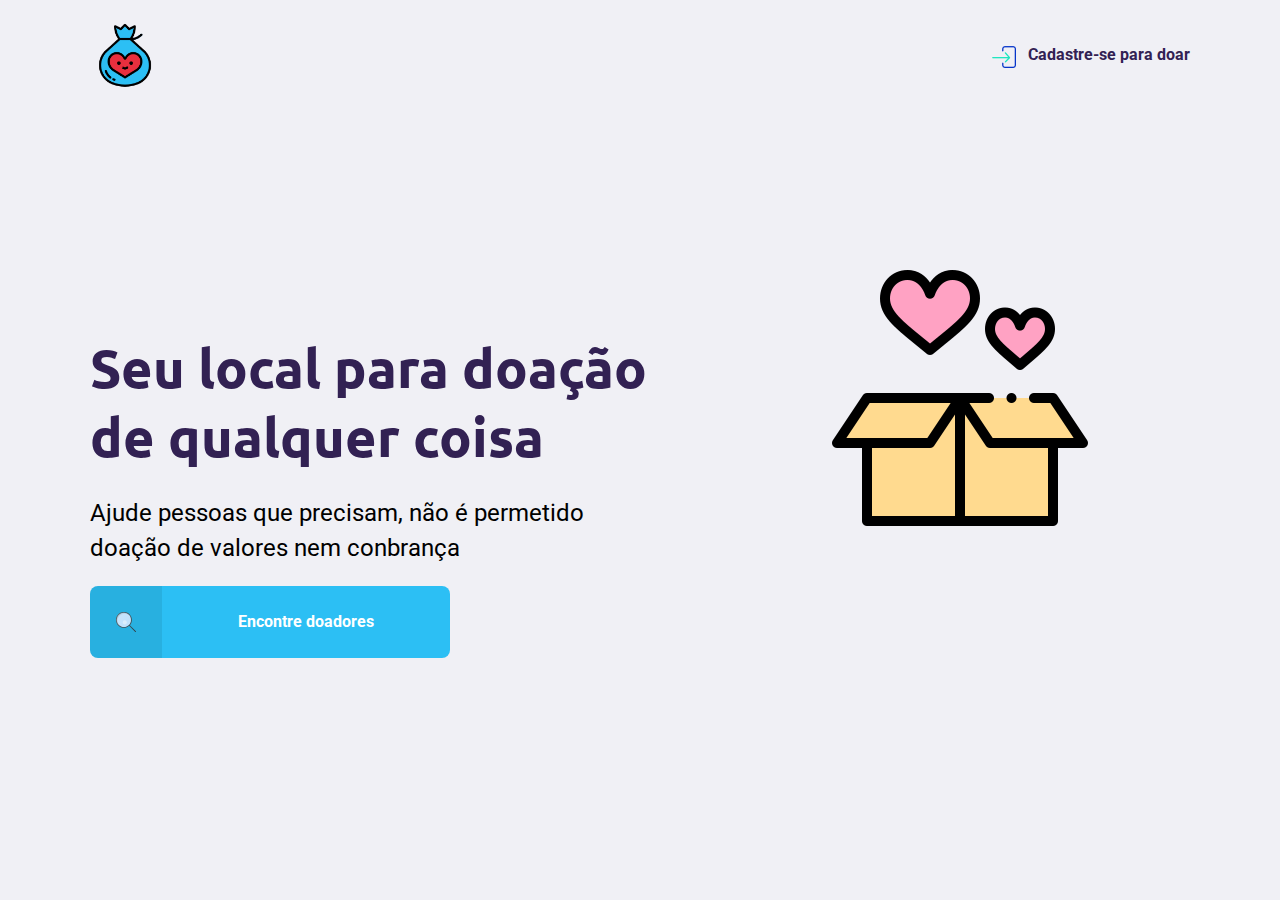
<file: index.html>
<!DOCTYPE html>
<html lang="pt-br">
<head>
  <meta charset="UTF-8">
  <meta name="viewport" content="width=device-width, initial-scale=1.0">
  <link href="https://fonts.googleapis.com/css2?family=Roboto:wght@400;500;700&family=Ubuntu:wght@400;500;700&display=swap" rel="stylesheet">
  <link rel="stylesheet" href="css/main.css">
  <link rel="stylesheet" href="css/home.css">
  <link rel="stylesheet" href="css/modal.css">
  <link rel="stylesheet" href="css/responsivo.css">
  <title>Doação de coisas</title>
</head>
<body>
  <div id="page-home">
    <div class="content">
      <header>
        <img src="assets/banco.png" alt="">
        <a href="create-donate.html">
          <span></span>
          Cadastre-se para doar</a>
      </header>
      <main>
        <h1>Seu local para doação de qualquer coisa</h1>
        <p>Ajude pessoas que precisam, não é permetido doação de valores nem conbrança</p>
        <a href="#" data-modal="click"><span></span><strong>Encontre doadores</strong></a>
      </main>
    </div>
  </div>

  <div id="modal" class="hide">

    <div class="content">
      <div class="header">
        <h1>Procurar doadores</h1>
        <a href="">Fechar</a>
      </div>
      <form action="/search-result.html">
        <label for="search">Cidade</label>
        <div class="search field">
          <input type="text" name="search" placeholder="Pesquise por cidade">
          <button>
            <img src="assets/procurar.png" alt="procurar">
          </button>
        </div>
      </form>
    </div>
  </div>

  <script src="js/modal.js"></script>
</body>
</html>

<!-- Parei em 01:25:30 -->
</file>
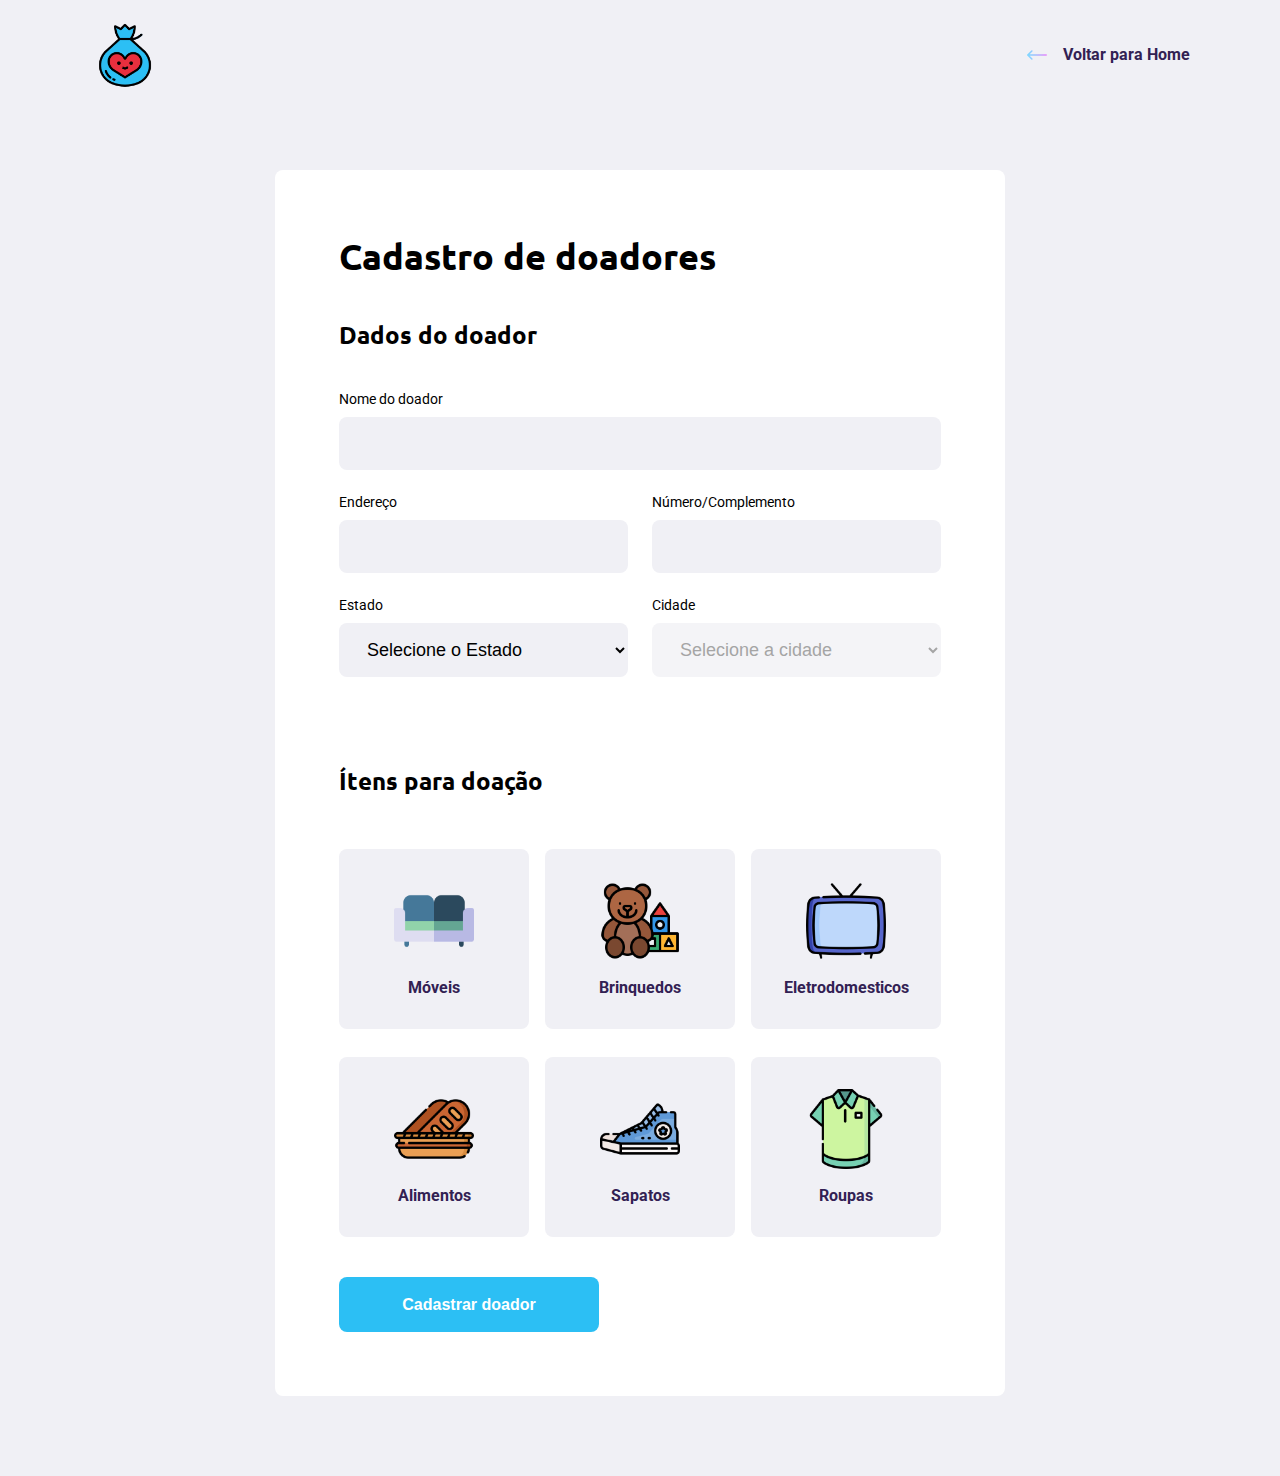
<file: create-donate.html>
<!DOCTYPE html>
<html lang="pt-br">
<head>
  <meta charset="UTF-8">
  <meta name="viewport" content="width=device-width, initial-scale=1.0">
  <link href="https://fonts.googleapis.com/css2?family=Roboto:wght@400;500;700&family=Ubuntu:wght@400;500;700&display=swap" rel="stylesheet">
  <link rel="stylesheet" href="css/main.css">
  <link rel="stylesheet" href="css/create-donate.css">
  <link rel="stylesheet" href="css/responsivo.css">
  <title>Cadastro do Doador</title>
</head>
<body>
  <div id="page-create-donate">
      <header>
        <img src="assets/banco.png" alt="">
        <a href="/">
          <span></span>
          Voltar para Home</a>
      </header>

      <form action="">
        <h1>Cadastro de doadores</h1>
        <fieldset>
          <legend>
            <h2>Dados do doador</h2>
          </legend>
          <div class="field">
            <label for="name">Nome do doador</label>
            <input type="text" name="name" id="name" autocomplete="none" required>
          </div>
          <div class="field-group">
            <div class="field">
              <label for="andress">Endereço</label>
              <input type="text" name="andress" id="andress" autocomplete="none" required>
            </div>
            <div class="field">
              <label for="andress2">Número/Complemento</label>
              <input type="text" name="andress2" id="andress2" autocomplete="none" required>
            </div>
          </div>
          <div class="field-group">
            <div class="field">
              <label for="state">Estado</label>
              <select name="uf" id="state" data-states="uf" required>
                <option value="">Selecione o Estado</option>
              </select>
            </div>
            <div class="field">
              <div class="field">
                <label for="city">Cidade</label>
                <select name="city" id="city" data-states="city" disabled required>
                  <option value="">Selecione a cidade</option>
                </select>
                <input type="hidden" name="state" data-states="state">
              </div>
            </div>
          </div>
        </fieldset>
        <fieldset>
          <legend>
            <h2>Ítens para doação</h2>
          </legend>
          <div class="item-grid">
            <li data-id="1">
              <img src="assets/sofa.png" alt="">
              <span>Móveis</span>
            </li>
        
            <li data-id="2">
              <img src="assets/brinquedos.png" alt="">
              <span>Brinquedos</span>
            </li>

            <li data-id="3">
              <img src="assets/televisao.png" alt="">
              <span>Eletrodomesticos</span>
            </li>

            <li data-id="4">
              <img src="assets/pao.png" alt="">
              <span>Alimentos</span>
            </li>

            <li data-id="5">
              <img src="assets/sapatos.png" alt="">
              <span>Sapatos</span>
            </li>

            <li data-id="6">
              <img src="assets/roupas.png" alt="">
              <span>Roupas</span>
            </li>
          </div>
          <input type="hidden" name="items">
        </fieldset>
        <button type="submit">Cadastrar doador</button>
      </form>
  </div>

  <script src="js/create-donate.js"></script>
</body>
</html>
</file>
<file: css/main.css>
:root{
  --font-robot: 'Roboto', sans-serif;
  --font-ubuntu: 'Ubuntu', sans-serif;
  --full-color: #322153;
  --primary-color: #2cbff4;
  --hover-color: #1f99c1;
  --font-background: #f0f0f5;
}

*{
  margin: 0;
  padding: 0;
  box-sizing: border-box;
}

html{
  font-family: var(--font-robot);
}

img{
  width: 100%;
  max-width: 100%;
}

a{
  text-decoration: none;
}

h1,h2,h3,h4,h5,h6{
  font-family: var(--font-ubuntu);
}

body{
  background-color: var(--font-background);
  -webkit-font-smoothing: antialiased;
}

header img{
  width: 70px;
  margin-left: 0;
}
</file>
<file: css/home.css>
#page-home{
  height: 100vh;
  background: url('../assets/caixa.png') no-repeat;
  background-position: 65vw 30vh;
}

#page-home header a {
  display: flex;
  font-weight: bold;
  font-family: var(--font-robot);
  color: var(--full-color);
}

#page-home header a span::before{
  content: url('../assets/conecte-se.png');
  width: 20px;
  height: 20px;
  display: flex;
  margin-right: 16px;
}
.content{
  width: 90%;
  max-width: 1100px;
  margin: 0 auto;
  display: flex;
  flex-direction: column;
  height: 100%;
}
#page-home header{
  display: flex;
  align-items: center;
  justify-content: space-between;
  margin-top: 20px;
}

#page-home main{
  max-width: 560px;
  flex: 1;
  display: flex;
  flex-direction: column;
  justify-content: center;
}

#page-home main h1{
  font-size: 54px;
  color: var(--full-color);
}

#page-home main p{
  font-size: 24px;
  line-height: 35px;
  margin-top: 25px;
}

#page-home main a{
  width: 100%;
  height: 72px;
  margin-top: 20px;
  border-radius: 8px;
  max-width: 360px;
  background-color: var(--primary-color);
  display: flex;
  align-items: center;
  color: #FFF;
  transition: background-color 400ms;
}

#page-home main a:hover{
  background-color: #1f99c1;
}

#page-home main a span{
  width: 72px;
  height: 72px;
  background: rgba(0,0,0, 0.08);
  border-top-left-radius: 8px;
  border-bottom-left-radius: 8px;
  display: flex;
  align-items: center;
  justify-content: center;
}

#page-home main a span::after{
  content: "";
  width: 20px;
  height: 20px;
  background-image: url('../assets/procurar.svg');

}

#page-home main a strong{
  flex: 1;
  text-align: center;
}
</file>
<file: css/modal.css>
#modal{
  height: 100vh;
  width: 100vw;
  background-color: rgba(0,0,0, 0.9);
  position: fixed;
  top: 0;

  display: flex;
  justify-content: center;
  align-items: center;
  transition: 400ms;
}
#modal .content{
  color: #fff;
  width: 420px;
  justify-content: center;
}

#modal .header{
  display: flex;
  align-items: center;
  justify-content: space-between;
  margin-bottom: 40px;
}

#modal .header h1{
  font-size: 36px;
  line-height: 42px;
}

#modal .header a{
  font-size: 0.01px;
}

#modal .header a::before{
  content: '';
  display: block;
  background-image: url('../assets/fechar.png');
  width: 32px;
  height: 32px;
}

#modal form label{
  font-size: 14px;
  line-height: 16px;
  display: block;
  margin-bottom: 16px;
}

#modal form .field{
  display: flex;
}

#modal form input{
  flex: 1;
  background-color: var(--font-background);
  border-radius: 8px 0 0 8px;
  border: none;
  font-size: 18px;
  color: #6c6c80;
  outline: none;
  padding: 16px 24px;
}

#modal form button{
  padding: 16px 24px;
  background-color: var(--primary-color);
  border: none;
  border-radius: 0 8px 8px 0;
}

#modal form button:hover{
  background-color: var(--hover-color);
  cursor: pointer;
}

#modal.hide{
  display: none;
}
</file>
<file: css/responsivo.css>
@media(max-width: 900px){
  #page-home{
    background-position-x: 110vw;
  }
  #page-home content{
    align-items: center;
    text-align: center;
  }

  #page-home main {
    max-width: 100%;
  }
  #page-home header a{
    position: absolute;
    bottom: 10px;
    left: 50%;
    transform: translateX(-50%);
  }
  #page-home header img{
    margin: 0 auto;
  }

  #page-home main{
    align-items: center;
  }

  #page-search-results .cards{
    grid-template-columns: 1fr;
  }
}
@media(max-width: 718px){
  form .field-group{
    flex-direction: column;
  }
  form .field-group .field + .field{
    margin-left: 0;
  }
}

@media(max-width: 600px){
  .item-grid{
    grid-template-columns: repeat(2, 1fr);
  }
}
@media(max-width: 400px){
  .item-grid{
    grid-template-columns: 1fr;
  }
  form input, form select{
    padding: 10px 15px;
  }

  form{
    padding: 40px;
  }
}
@media(max-width: 460px){
  #page-home main{
    margin-top: -60px;
  }
  #page-home main h1{
    font-size: 20px;
  }
  #page-home main p{
    font-size: 16px;
  }
  #page-home header a {
    bottom: 40px;
  }
  header img{
    display: block;
    width: 100px;
    margin-left: 0;
    padding-top: 30px;
  }
}
</file>
<file: css/create-donate.css>
#page-create-donate{
  width: 90%;
  max-width: 1100px;
  margin: 0 auto;
}

#page-create-donate header{
  display: flex;
  justify-content: space-between;
  align-items: center;
  margin-top: 20px;
}

#page-create-donate header a{
  color: var(--full-color);
  font-weight: bold;
  display: flex;
}

#page-create-donate header a::before{
  content: "";
  width: 20px;
  height: 20px;
  background-image: url('../assets/seta-esquerda.svg');
  margin-right: 16px;
}

form{
  background-color: #fff;
  max-width: 730px;
  padding: 64px;
  border-radius: 8px;
  margin: 80px auto;
}

form h1{
  font-size: 36px;
}

form fieldset{
  border: none;
  margin-top: 40px;
}

form legend{
  margin-bottom: 40px;
}

form legend h2{
  font-size: 24px;
}

form .field{
  display: flex;
  flex: 1;
  flex-direction: column;
  margin-bottom: 24px;
}

form .field-group{
  display: flex;
}

form input, form select {
  border: none;
  background-color: var(--font-background);
  padding: 16px 24px;
  font-size: 18px;
  outline: none;
  border-radius: 8px;
}

/* form select{
  -webkit-appearance: none;
  -moz-appearance: none;
  appearance: none;
} */

form label{
  font-size: 14px;
  margin-bottom: 10px;
}

form .field-group .field + .field{
  margin-left: 24px;
}

form button{
  width: 260px;
  height: 55px;
  background-color: var(--primary-color);
  border: none;
  color: #fff;
  border-radius: 8px;
  font-size: 16px;
  font-weight: bold;
  margin-top: 40px;
  transition: background-color 400ms;
}

form button:hover{
  background-color: var(--hover-color);
  cursor: pointer;
}

.item-grid{
  list-style: none;
  display: grid;
  grid-template-columns: repeat(3, 1fr);
  gap: 16px;
}

.item-grid li {
  background-color: var(--font-background);
  height: 180px;
  display: flex;
  flex-direction: column;
  align-items: center;
  justify-content: space-between;
  padding: 32px 24px 16px;
  border-radius: 8px;
  cursor: pointer;
  text-align: center;
  font-weight: bold;
  margin-top: 12px;
}

.item-grid li span{
  flex: 1;
  display: flex;
  align-items: center;
  color: var(--full-color);
}

.item-grid li img{
  width: 80px;
}

.item-grid li.selected{
  background-color: #e1faec;
  border: 2px solid #34cb79;
}

.item-grid li img,
.item-grid li span{
  pointer-events: none;
}
</file>
